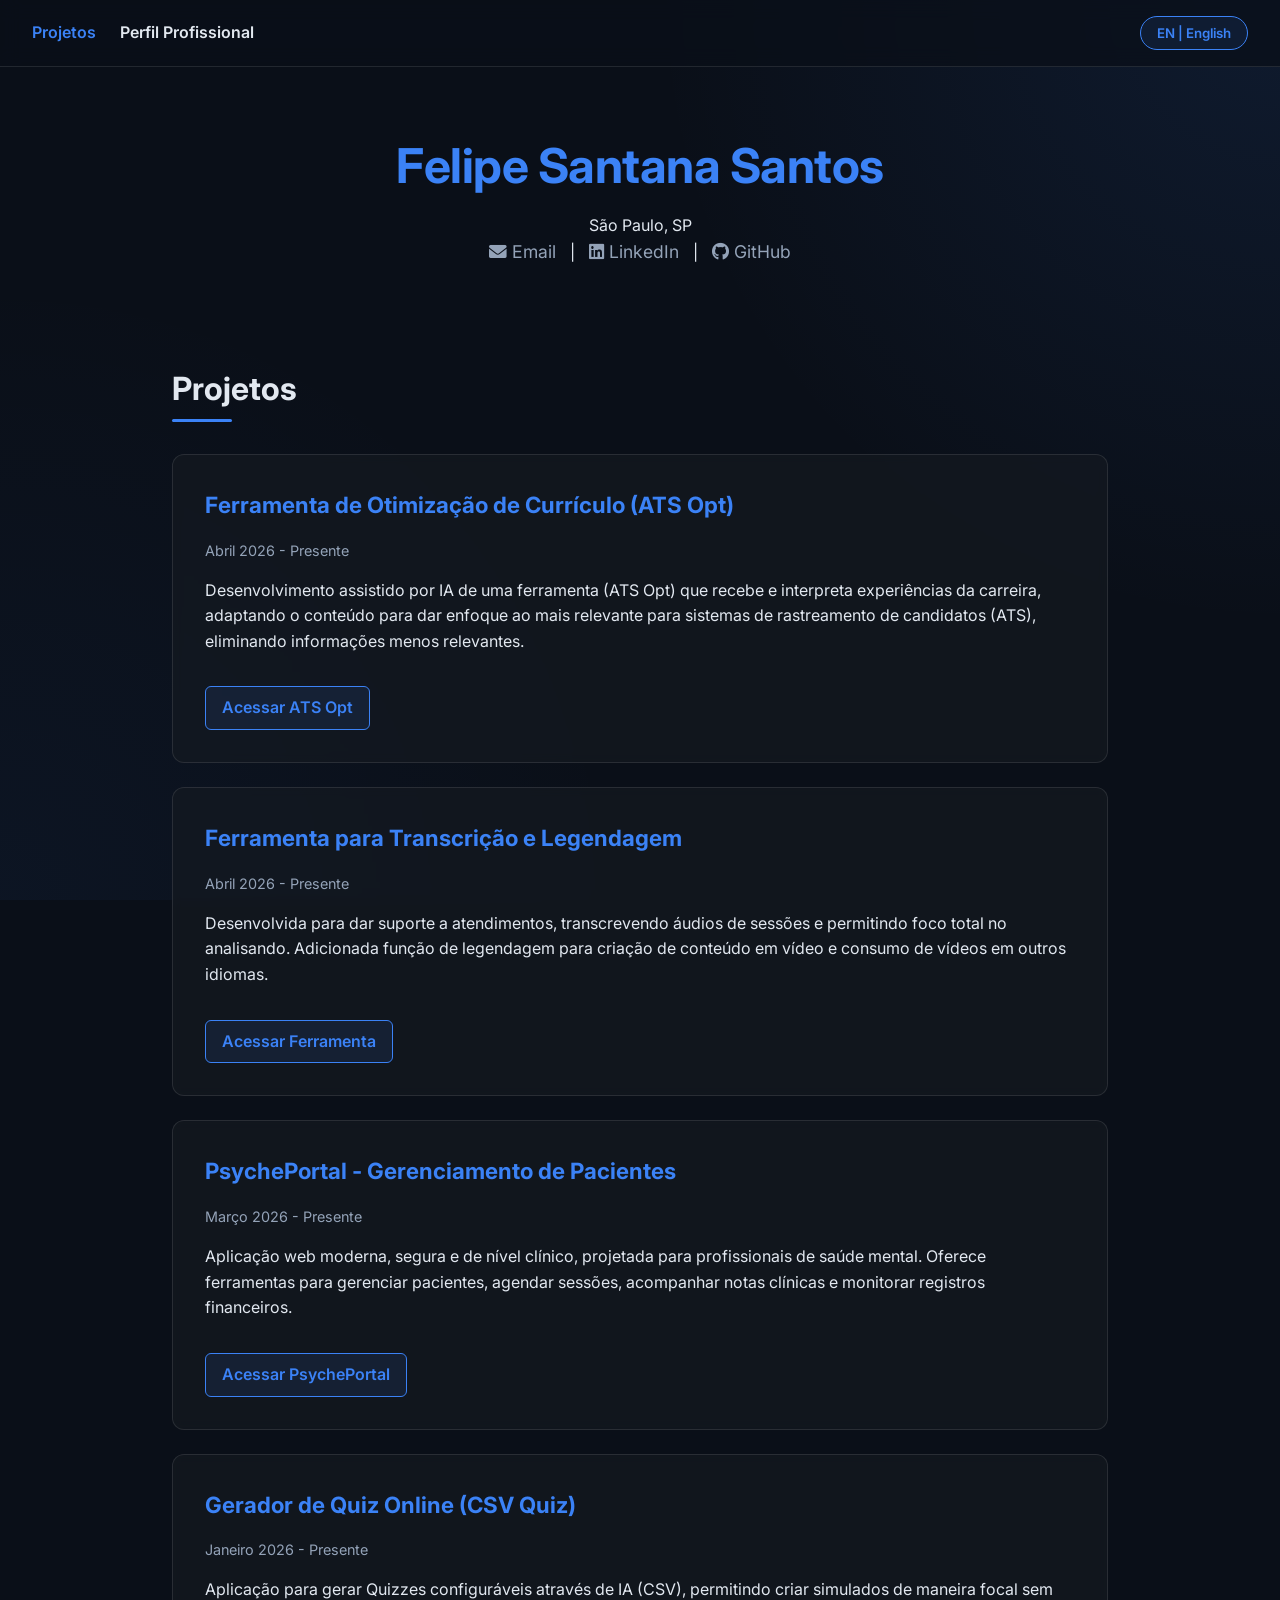
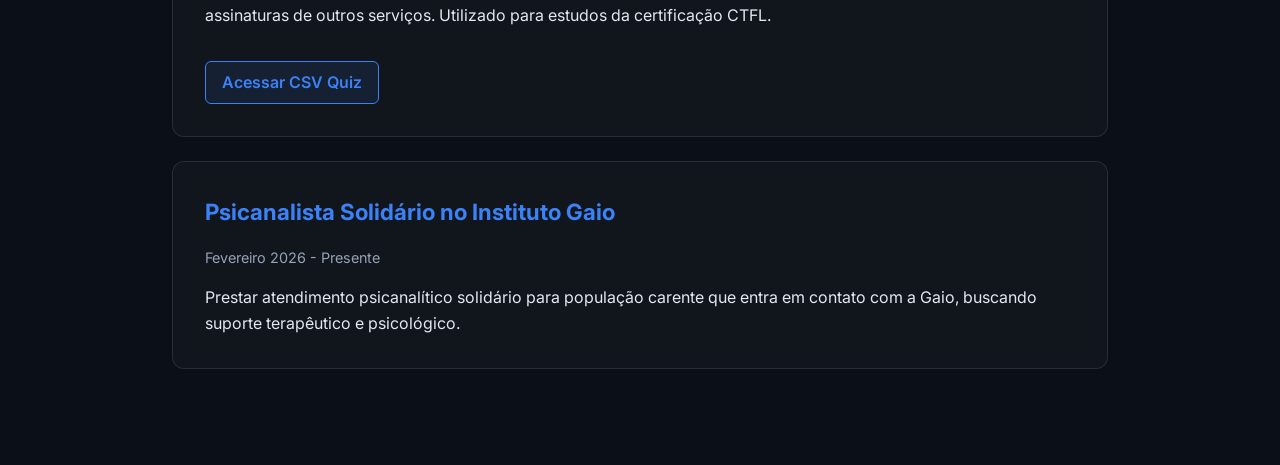
<file: index.html>
<!DOCTYPE html>
<html lang="pt-BR">
<head>
    <meta charset="UTF-8">
    <meta name="viewport" content="width=device-width, initial-scale=1.0">
    <title>Felipe Santana Santos | QA Lead Portfolio</title>
    <link rel="stylesheet" href="https://cdnjs.cloudflare.com/ajax/libs/font-awesome/6.0.0/css/all.min.css">
    <link rel="stylesheet" href="style.css">
</head>
<body>

    <nav>
        <div class="nav-links">
            <a href="index.html" class="active" data-i18n="nav_projects">Projetos</a>
            <a href="professional.html" data-i18n="nav_profile">Perfil Profissional</a>
        </div>
        <button class="lang-toggle" onclick="toggleLanguage()" id="langBtn">EN | English</button>
    </nav>

    <header>
        <h1><span data-i18n="name_first">Felipe</span> <span data-i18n="name_last">Santana Santos</span></h1>
        <p class="contact-info">
            <span data-i18n="location">São Paulo, SP</span><br>
            <a href="mailto:felipe.santanasantos@yahoo.com.br"><i class="fas fa-envelope"></i> Email</a> | 
            <a href="https://linkedin.com/in/felipessantos/" target="_blank"><i class="fab fa-linkedin"></i> LinkedIn</a> |
            <a href="https://github.com/felipeUmbra" target="_blank"><i class="fab fa-github"></i> GitHub</a>
        </p>
    </header>

    <div class="container">
        <section>
            <h2 data-i18n="proj_title">Projetos</h2>
            
            <div class="card project-card">
                <div class="project-title" data-i18n="proj_ats_title">Ferramenta de Otimização de Currículo (ATS Opt)</div>
                <div class="project-date" data-i18n="proj_ats_date">Abril 2026 - Presente</div>
                <div data-i18n="proj_ats_desc">Desenvolvimento assistido por IA de uma ferramenta...</div>
                <a href="https://ai.studio/apps/8cea3553-209d-453d-a7ea-7fb058e8d417" target="_blank" class="project-link" data-i18n="proj_ats_link">Acessar ATS Opt</a>
            </div>

            <div class="card project-card">
                <div class="project-title" data-i18n="proj_trans_title">Ferramenta para Transcrição e Legendagem</div>
                <div class="project-date" data-i18n="proj_trans_date">Abril 2026 - Presente</div>
                <div data-i18n="proj_trans_desc">Desenvolvida para dar suporte a atendimentos...</div>
                <a href="https://ai.studio/apps/22855132-c4be-48e3-9333-1e6cc67a5b7c" target="_blank" class="project-link" data-i18n="proj_trans_link">Acessar Ferramenta</a>
            </div>

            <div class="card project-card">
                <div class="project-title" data-i18n="proj_psyche_title">Portal Psis - Gerenciamento de Pacientes</div>
                <div class="project-date" data-i18n="proj_psyche_date">Março 2026 - Presente</div>
                <div data-i18n="proj_psyche_desc">Aplicação web moderna...</div>
                <a href="https://portalpsis.umbra.tec.br/" target="_blank" class="project-link" data-i18n="proj_psyche_link">Acessar PsychePortal</a>
            </div>

            <div class="card project-card">
                <div class="project-title" data-i18n="proj_quiz_title">Gerador de Quiz Online (CSV Quiz)</div>
                <div class="project-date" data-i18n="proj_quiz_date">Janeiro 2026 - Presente</div>
                <div data-i18n="proj_quiz_desc">Aplicação para gerar Quizzes configuráveis através de IA...</div>
                <a href="https://quiz.umbra.tec.br/" target="_blank" class="project-link" data-i18n="proj_quiz_link">Acessar CSV Quiz</a>
            </div>

            <div class="card project-card">
                <div class="project-title" data-i18n="proj_gaio_title">Psicanalista Solidário no Instituto Gaio</div>
                <div class="project-date" data-i18n="proj_gaio_date">Fevereiro 2026 - Presente</div>
                <div data-i18n="proj_gaio_desc">Prestar atendimento psicanalítico solidário...</div>
            </div>
        </section>
    </div>

    <script src="main.js"></script>
</body>
</html>
</file>
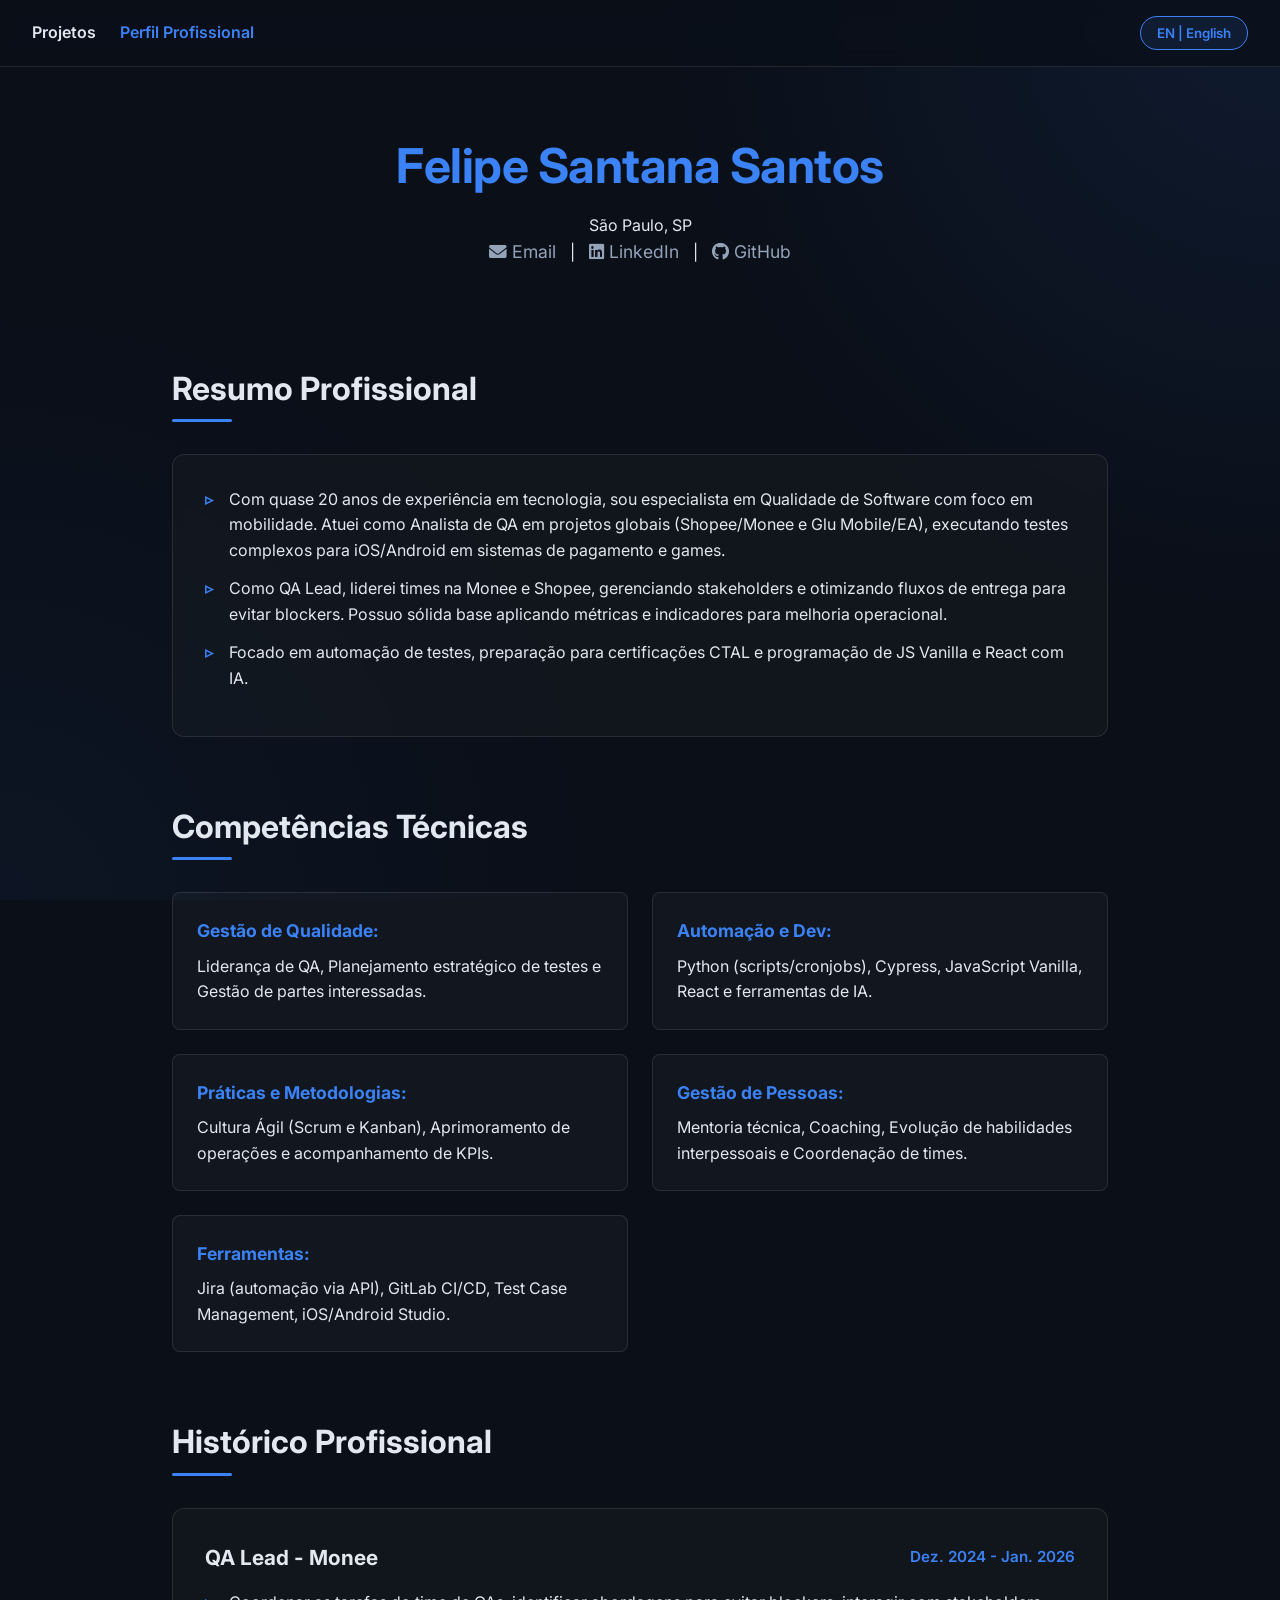
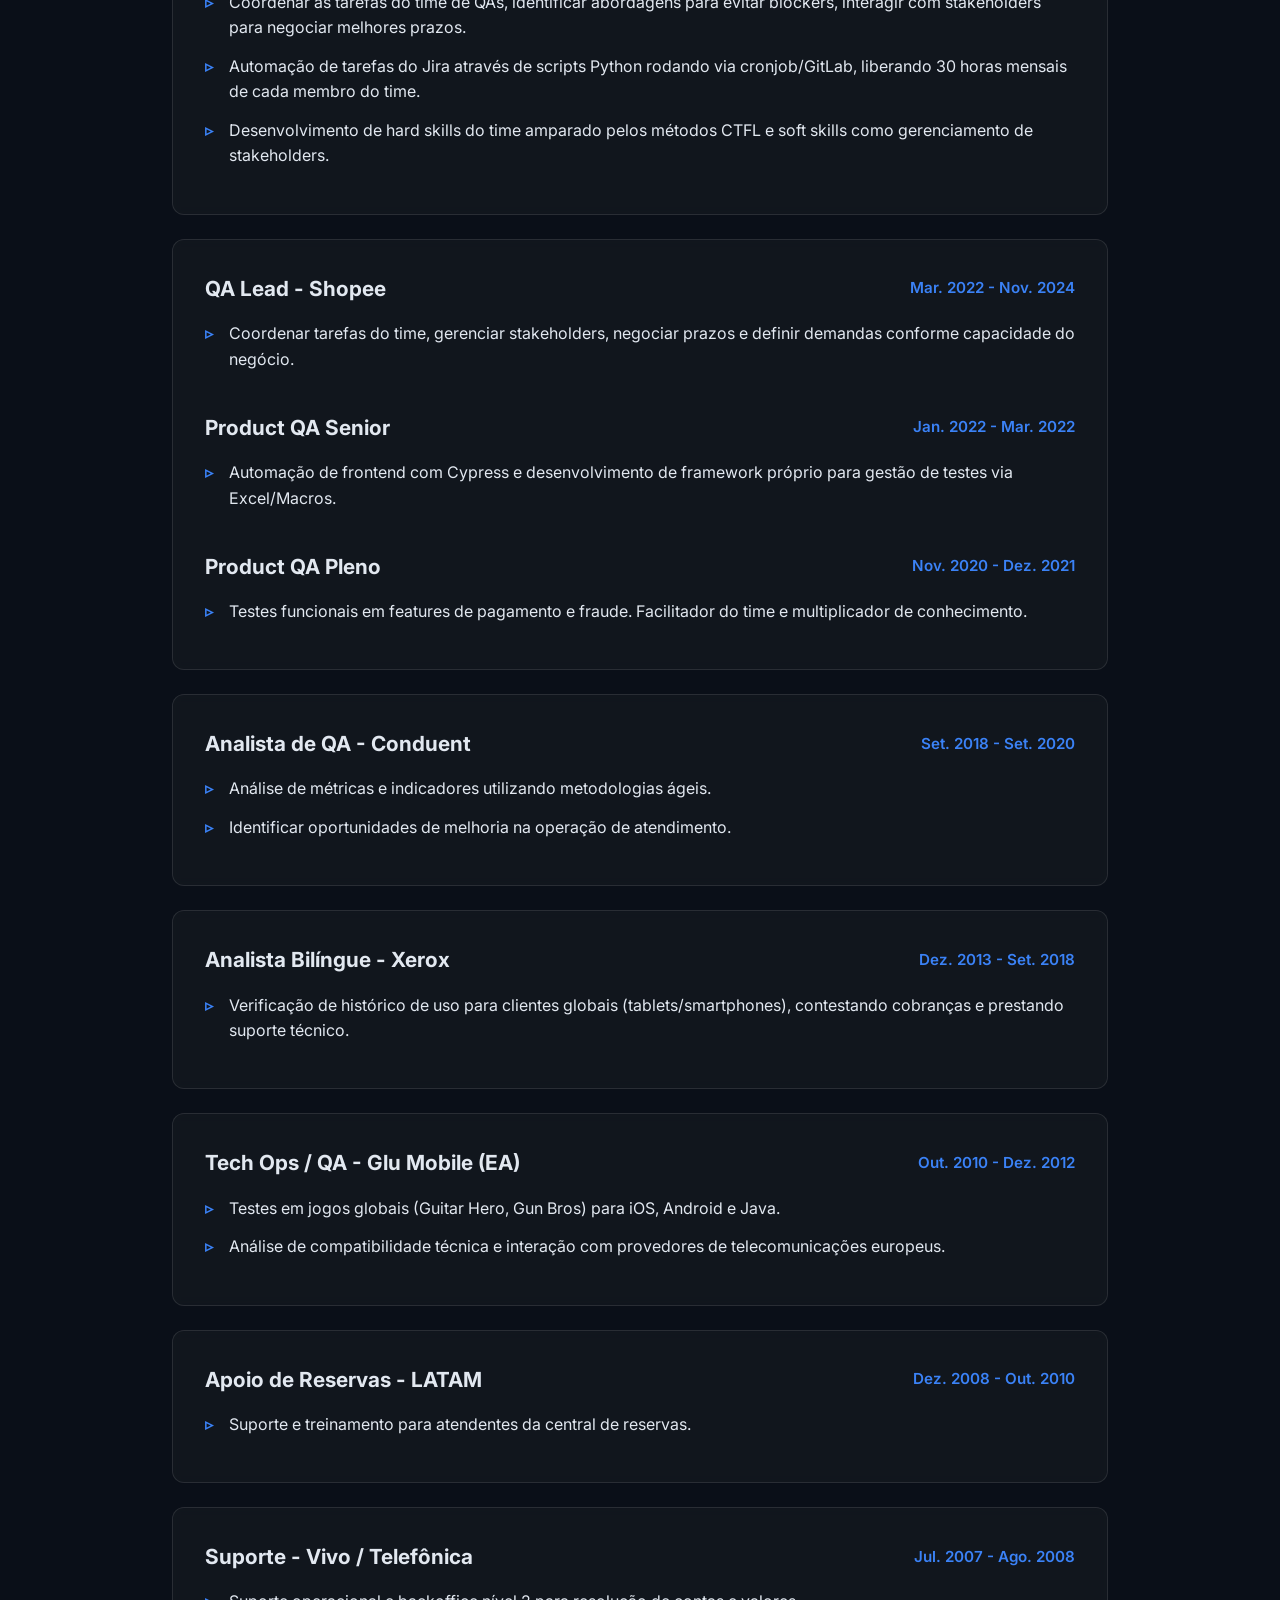
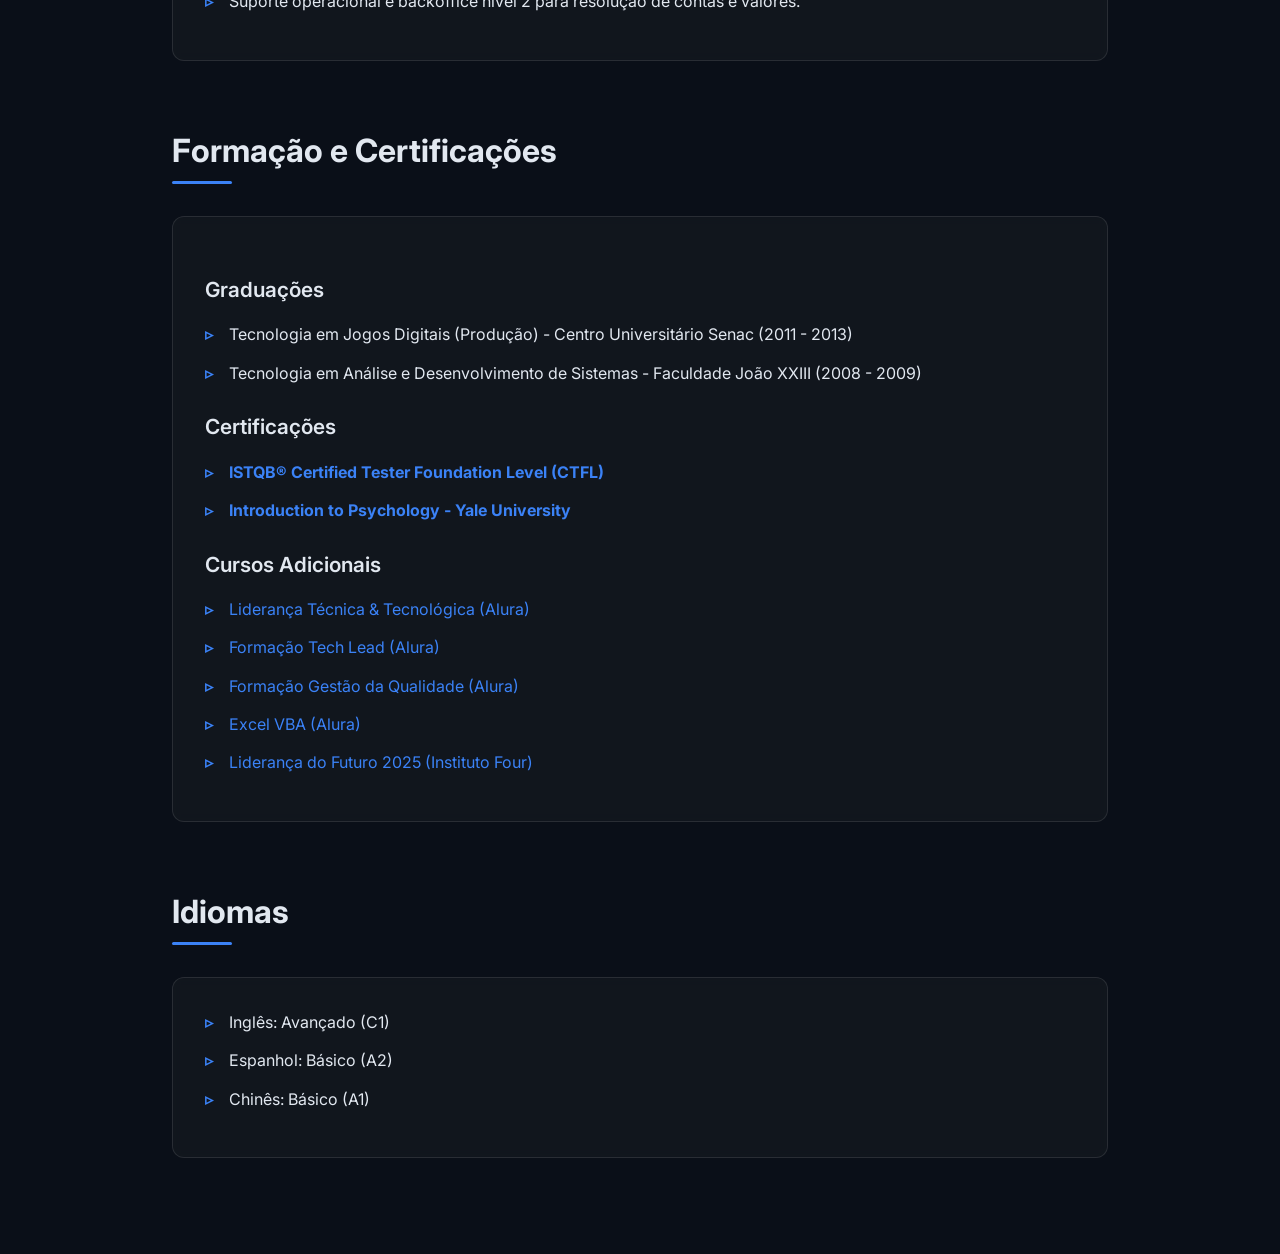
<file: professional.html>
<!DOCTYPE html>
<html lang="pt-BR">
<head>
    <meta charset="UTF-8">
    <meta name="viewport" content="width=device-width, initial-scale=1.0">
    <title>Felipe Santana Santos | Perfil Profissional</title>
    <link rel="stylesheet" href="https://cdnjs.cloudflare.com/ajax/libs/font-awesome/6.0.0/css/all.min.css">
    <link rel="stylesheet" href="style.css">
</head>
<body>

    <nav>
        <div class="nav-links">
            <a href="index.html" data-i18n="nav_projects">Projetos</a>
            <a href="professional.html" class="active" data-i18n="nav_profile">Perfil Profissional</a>
        </div>
        <button class="lang-toggle" onclick="toggleLanguage()" id="langBtn">EN | English</button>
    </nav>

    <header>
        <h1><span data-i18n="name_first">Felipe</span> <span data-i18n="name_last">Santana Santos</span></h1>
        <p class="contact-info">
            <span data-i18n="location">São Paulo, SP</span><br>
            <a href="mailto:felipe.santanasantos@yahoo.com.br"><i class="fas fa-envelope"></i> Email</a> | 
            <a href="https://linkedin.com/in/felipessantos/" target="_blank"><i class="fab fa-linkedin"></i> LinkedIn</a> |
            <a href="https://github.com/felipeUmbra" target="_blank"><i class="fab fa-github"></i> GitHub</a>
        </p>
    </header>

    <div class="container">
        
        <section>
            <h2 data-i18n="summary_title">Resumo Profissional</h2>
            <div class="card">
                <ul>
                    <li data-i18n="summary_1">Com quase 20 anos de experiência...</li>
                    <li data-i18n="summary_2">Como QA Lead...</li>
                    <li data-i18n="summary_3">Focado em automação...</li>
                </ul>
            </div>
        </section>

        <section>
            <h2 data-i18n="skills_title">Competências Técnicas</h2>
            <div class="skills-grid">
                <div class="skill-item">
                    <strong data-i18n="skill_mgmt">Gestão de Qualidade:</strong> <span data-i18n="skill_mgmt_desc">Liderança...</span>
                </div>
                <div class="skill-item">
                    <strong data-i18n="skill_tech">Automação e Dev:</strong> <span data-i18n="skill_tech_desc">Python...</span>
                </div>
                <div class="skill-item">
                    <strong data-i18n="skill_meth">Práticas e Metodologias:</strong> <span data-i18n="skill_meth_desc">Cultura Ágil...</span>
                </div>
                <div class="skill-item">
                    <strong data-i18n="skill_lead">Gestão de Pessoas:</strong> <span data-i18n="skill_lead_desc">Mentoria...</span>
                </div>
                <div class="skill-item">
                    <strong data-i18n="skill_tools">Ferramentas:</strong> <span data-i18n="skill_tools_desc">Jira...</span>
                </div>
            </div>
        </section>

        <section>
            <h2 data-i18n="exp_title">Histórico Profissional</h2>

            <div class="card">
                <div class="job-header">
                    <div class="job-title" data-i18n="monee_role">QA Lead - Monee</div>
                    <div class="job-date" data-i18n="monee_date">Dez. 2024 - Jan. 2026</div>
                </div>
                <ul>
                    <li data-i18n="monee_1">Coordenar as tarefas do time...</li>
                    <li data-i18n="monee_2">Automação de tarefas do Jira...</li>
                    <li data-i18n="monee_3">Desenvolvimento de hard skills...</li>
                </ul>
            </div>

            <div class="card">
                <div class="job-header">
                    <div class="job-title" data-i18n="shopee_role1">QA Lead - Shopee</div>
                    <div class="job-date" data-i18n="shopee_date1">Mar. 2022 - Nov. 2024</div>
                </div>
                <ul>
                    <li data-i18n="shopee_desc1_1">Coordenar tarefas do time...</li>
                </ul>
                <br>
                <div class="job-header">
                    <div class="job-title" data-i18n="shopee_role2">Product QA Senior</div>
                    <div class="job-date" data-i18n="shopee_date2">Jan. 2022 - Mar. 2022</div>
                </div>
                <ul>
                    <li data-i18n="shopee_desc2_1">Automação de frontend...</li>
                </ul>
                <br>
                <div class="job-header">
                    <div class="job-title" data-i18n="shopee_role3">Product QA Pleno</div>
                    <div class="job-date" data-i18n="shopee_date3">Nov. 2020 - Dez. 2021</div>
                </div>
                <ul>
                    <li data-i18n="shopee_desc3_1">Testes funcionais em features...</li>
                </ul>
            </div>

            <div class="card">
                <div class="job-header">
                    <div class="job-title" data-i18n="conduent_role">Analista de QA - Conduent</div>
                    <div class="job-date" data-i18n="conduent_date">Set. 2018 - Set. 2020</div>
                </div>
                <ul>
                    <li data-i18n="conduent_1">Análise de métricas...</li>
                    <li data-i18n="conduent_2">Identificar oportunidades...</li>
                </ul>
            </div>

            <div class="card">
                <div class="job-header">
                    <div class="job-title" data-i18n="xerox_role">Analista Bilíngue - Xerox</div>
                    <div class="job-date" data-i18n="xerox_date">Dez. 2013 - Set. 2018</div>
                </div>
                <ul>
                    <li data-i18n="xerox_1">Verificação de histórico...</li>
                </ul>
            </div>

            <div class="card">
                <div class="job-header">
                    <div class="job-title" data-i18n="glu_role">Tech Ops / QA - Glu Mobile (EA)</div>
                    <div class="job-date" data-i18n="glu_date">Out. 2010 - Dez. 2012</div>
                </div>
                <ul>
                    <li data-i18n="glu_1">Testes em jogos globais...</li>
                    <li data-i18n="glu_2">Análise de compatibilidade técnica...</li>
                </ul>
            </div>
            
            <div class="card">
                <div class="job-header">
                    <div class="job-title" data-i18n="latam_role">Apoio de Reservas - LATAM</div>
                    <div class="job-date" data-i18n="latam_date">Dez. 2008 - Out. 2010</div>
                </div>
                <ul>
                    <li data-i18n="latam_1">Suporte e treinamento...</li>
                </ul>
            </div>

            <div class="card">
                <div class="job-header">
                    <div class="job-title" data-i18n="vivo_role">Suporte - Vivo / Telefônica</div>
                    <div class="job-date" data-i18n="vivo_date">Jul. 2007 - Ago. 2008</div>
                </div>
                <ul>
                    <li data-i18n="vivo_1">Suporte operacional...</li>
                </ul>
            </div>

        </section>

        <section>
            <h2 data-i18n="edu_title">Formação e Certificações</h2>
            <div class="card">
                <h3 data-i18n="edu_graduations">Graduações</h3>
                <ul>
                    <li data-i18n="edu_1">Tecnologia em Jogos Digitais...</li>
                    <li data-i18n="edu_2">Tecnologia em Análise e Desenvolvimento...</li>
                </ul>
                
                <h3 data-i18n="certs_title">Certificações</h3>
                <ul>
                    <li><a href="https://d3k1q7waft5oho.cloudfront.net/media/certificates/Brightest2026035222.pdf" target="_blank"><strong data-i18n="cert_1">ISTQB® CTFL</strong></a></li>
                    <li><a href="https://www.coursera.org/account/accomplishments/verify/ZD9TSVNWL939" target="_blank"><strong data-i18n="cert_2">Intro to Psychology - Yale</strong></a></li>
                </ul>
                
                <h3 data-i18n="courses_title">Cursos Adicionais</h3>
                <ul>
                    <li><a href="https://cursos.alura.com.br/degree/certificate/485d6b12-a9ce-4392-b7d4-5aa70d3801a8?lang" target="_blank" data-i18n="course_1">Liderança Técnica & Tecnológica</a></li>
                    <li><a href="https://cursos.alura.com.br/degree/certificate/7f08c4f2-4b8d-4f3f-85d9-9b93a09539ff?lang" target="_blank" data-i18n="course_2">Formação Tech Lead</a></li>
                    <li><a href="https://cursos.alura.com.br/degree/certificate/d4b70ded-9897-42a7-9834-95fc2e33dba6" target="_blank" data-i18n="course_3">Formação Gestão da Qualidade</a></li>
                    <li><a href="https://cursos.alura.com.br/degree/certificate/aea6deb2-cad2-43c3-931f-0beda917f048?lang=pt_BR" target="_blank" data-i18n="course_4">Excel VBA</a></li>
                    <li><a href="https://app.institutofour.org/verify/b1adf8037197cd418d91a0dca53e286978e0cabe" target="_blank" data-i18n="course_5">Liderança do Futuro 2025</a></li>
                </ul>
            </div>
        </section>

        <section>
            <h2 data-i18n="lang_title">Idiomas</h2>
            <div class="card">
                <ul>
                    <li data-i18n="lang_en">Inglês: Avançado (C1)</li>
                    <li data-i18n="lang_es">Espanhol: Básico (A2)</li>
                    <li data-i18n="lang_zh">Chinês: Básico (A1)</li>
                </ul>
            </div>
        </section>

    </div>

    <script src="main.js"></script>
</body>
</html>
</file>
<file: style.css>
@import url('https://fonts.googleapis.com/css2?family=Inter:wght@300;400;600;700&display=swap');

:root {
    --bg-main: #0a0f18;
    --bg-card: rgba(22, 27, 34, 0.6);
    --text-main: #e2e8f0;
    --text-muted: #94a3b8;
    --accent: #3b82f6;
    --accent-hover: #60a5fa;
    --border-color: rgba(255, 255, 255, 0.1);
    --glass-bg: rgba(10, 15, 24, 0.75);
}

* {
    box-sizing: border-box;
    margin: 0;
    padding: 0;
    font-family: 'Inter', sans-serif;
}

body {
    background-color: var(--bg-main);
    color: var(--text-main);
    line-height: 1.6;
    background-image: radial-gradient(circle at top right, rgba(59, 130, 246, 0.1), transparent 40%),
                      radial-gradient(circle at bottom left, rgba(59, 130, 246, 0.05), transparent 40%);
    min-height: 100vh;
    background-attachment: fixed;
}

/* Navigation */
nav {
    position: fixed;
    top: 0;
    width: 100%;
    background: var(--glass-bg);
    backdrop-filter: blur(10px);
    -webkit-backdrop-filter: blur(10px);
    border-bottom: 1px solid var(--border-color);
    z-index: 1000;
    display: flex;
    justify-content: space-between;
    align-items: center;
    padding: 1rem 2rem;
}

.nav-links {
    display: flex;
    gap: 1.5rem;
}

.nav-links a {
    color: var(--text-main);
    text-decoration: none;
    font-weight: 600;
    font-size: 1rem;
    transition: color 0.3s ease;
}

.nav-links a:hover, .nav-links a.active {
    color: var(--accent);
}

/* Language Toggle */
.lang-toggle {
    background: rgba(59, 130, 246, 0.1);
    color: var(--accent);
    border: 1px solid var(--accent);
    padding: 8px 16px;
    border-radius: 20px;
    cursor: pointer;
    font-weight: 600;
    transition: all 0.3s ease;
}

.lang-toggle:hover {
    background: var(--accent);
    color: #fff;
    box-shadow: 0 0 10px rgba(59, 130, 246, 0.5);
}

/* Header */
header {
    text-align: center;
    padding: 8rem 2rem 4rem;
}

h1 {
    color: var(--text-main);
    font-size: 3rem;
    font-weight: 700;
    margin-bottom: 0.5rem;
    letter-spacing: -0.5px;
}

h1 span {
    color: var(--accent);
}

.contact-info a {
    color: var(--text-muted);
    text-decoration: none;
    margin: 0 10px;
    transition: color 0.3s ease;
    font-size: 1.1rem;
}

.contact-info a:hover {
    color: var(--accent);
}

/* Container */
.container {
    max-width: 1000px;
    margin: 0 auto;
    padding: 2rem;
}

section {
    margin-bottom: 4rem;
}

h2 {
    color: var(--text-main);
    font-size: 2rem;
    margin-bottom: 2rem;
    position: relative;
    padding-bottom: 0.5rem;
}

h2::after {
    content: '';
    position: absolute;
    left: 0;
    bottom: 0;
    width: 60px;
    height: 3px;
    background: var(--accent);
    border-radius: 2px;
}

h3 {
    color: var(--text-main);
    font-size: 1.3rem;
    margin-top: 1.5rem;
    margin-bottom: 1rem;
    font-weight: 600;
}

/* Cards (Glassmorphism) */
.card {
    background: var(--bg-card);
    border: 1px solid var(--border-color);
    border-radius: 12px;
    padding: 2rem;
    margin-bottom: 1.5rem;
    backdrop-filter: blur(5px);
    transition: transform 0.3s ease, border-color 0.3s ease, box-shadow 0.3s ease;
}

.card:hover {
    transform: translateY(-5px);
    border-color: var(--accent);
    box-shadow: 0 10px 30px -10px rgba(59, 130, 246, 0.3);
}

.card a {
    color: var(--accent);
    text-decoration: none;
    transition: color 0.3s ease;
}

.card a:hover {
    color: var(--accent-hover);
    text-decoration: underline;
}

/* Project Specifics */
.project-card {
    display: flex;
    flex-direction: column;
    gap: 1rem;
}

.project-title {
    font-size: 1.4rem;
    font-weight: 700;
    color: var(--accent);
}

.project-date {
    font-size: 0.9rem;
    color: var(--text-muted);
}

.project-link {
    display: inline-block;
    margin-top: 1rem;
    padding: 8px 16px;
    background: rgba(59, 130, 246, 0.1);
    color: var(--accent) !important;
    border: 1px solid var(--accent);
    border-radius: 6px;
    text-decoration: none !important;
    font-weight: 600;
    width: fit-content;
    transition: all 0.3s ease !important;
}

.project-link:hover {
    background: var(--accent);
    color: #fff !important;
}

/* Jobs / Timeline */
.job-header {
    display: flex;
    justify-content: space-between;
    align-items: center;
    margin-bottom: 1rem;
    flex-wrap: wrap;
}

.job-title {
    font-size: 1.3rem;
    font-weight: 700;
}

.job-date {
    color: var(--accent);
    font-size: 0.95rem;
    font-weight: 600;
}

/* Lists */
ul {
    list-style-type: none;
}

ul li {
    position: relative;
    padding-left: 1.5rem;
    margin-bottom: 0.8rem;
    color: var(--text-main);
}

ul li::before {
    content: '▹';
    position: absolute;
    left: 0;
    color: var(--accent);
    font-weight: bold;
}

/* Skills Grid */
.skills-grid {
    display: grid;
    grid-template-columns: repeat(auto-fit, minmax(300px, 1fr));
    gap: 1.5rem;
}

.skill-item {
    background: rgba(255, 255, 255, 0.03);
    padding: 1.5rem;
    border-radius: 8px;
    border: 1px solid var(--border-color);
    transition: transform 0.3s ease;
}

.skill-item:hover {
    transform: translateY(-2px);
    border-color: rgba(59, 130, 246, 0.5);
}

.skill-item strong {
    display: block;
    color: var(--accent);
    margin-bottom: 0.5rem;
    font-size: 1.1rem;
}

/* Mobile */
@media (max-width: 768px) {
    nav {
        flex-direction: column;
        padding: 1rem;
        gap: 1rem;
    }
    
    header {
        padding: 10rem 1rem 3rem;
    }

    h1 {
        font-size: 2.2rem;
    }

    .job-header {
        flex-direction: column;
        align-items: flex-start;
    }
    
    .job-date {
        margin-top: 0.2rem;
    }
}
</file>
